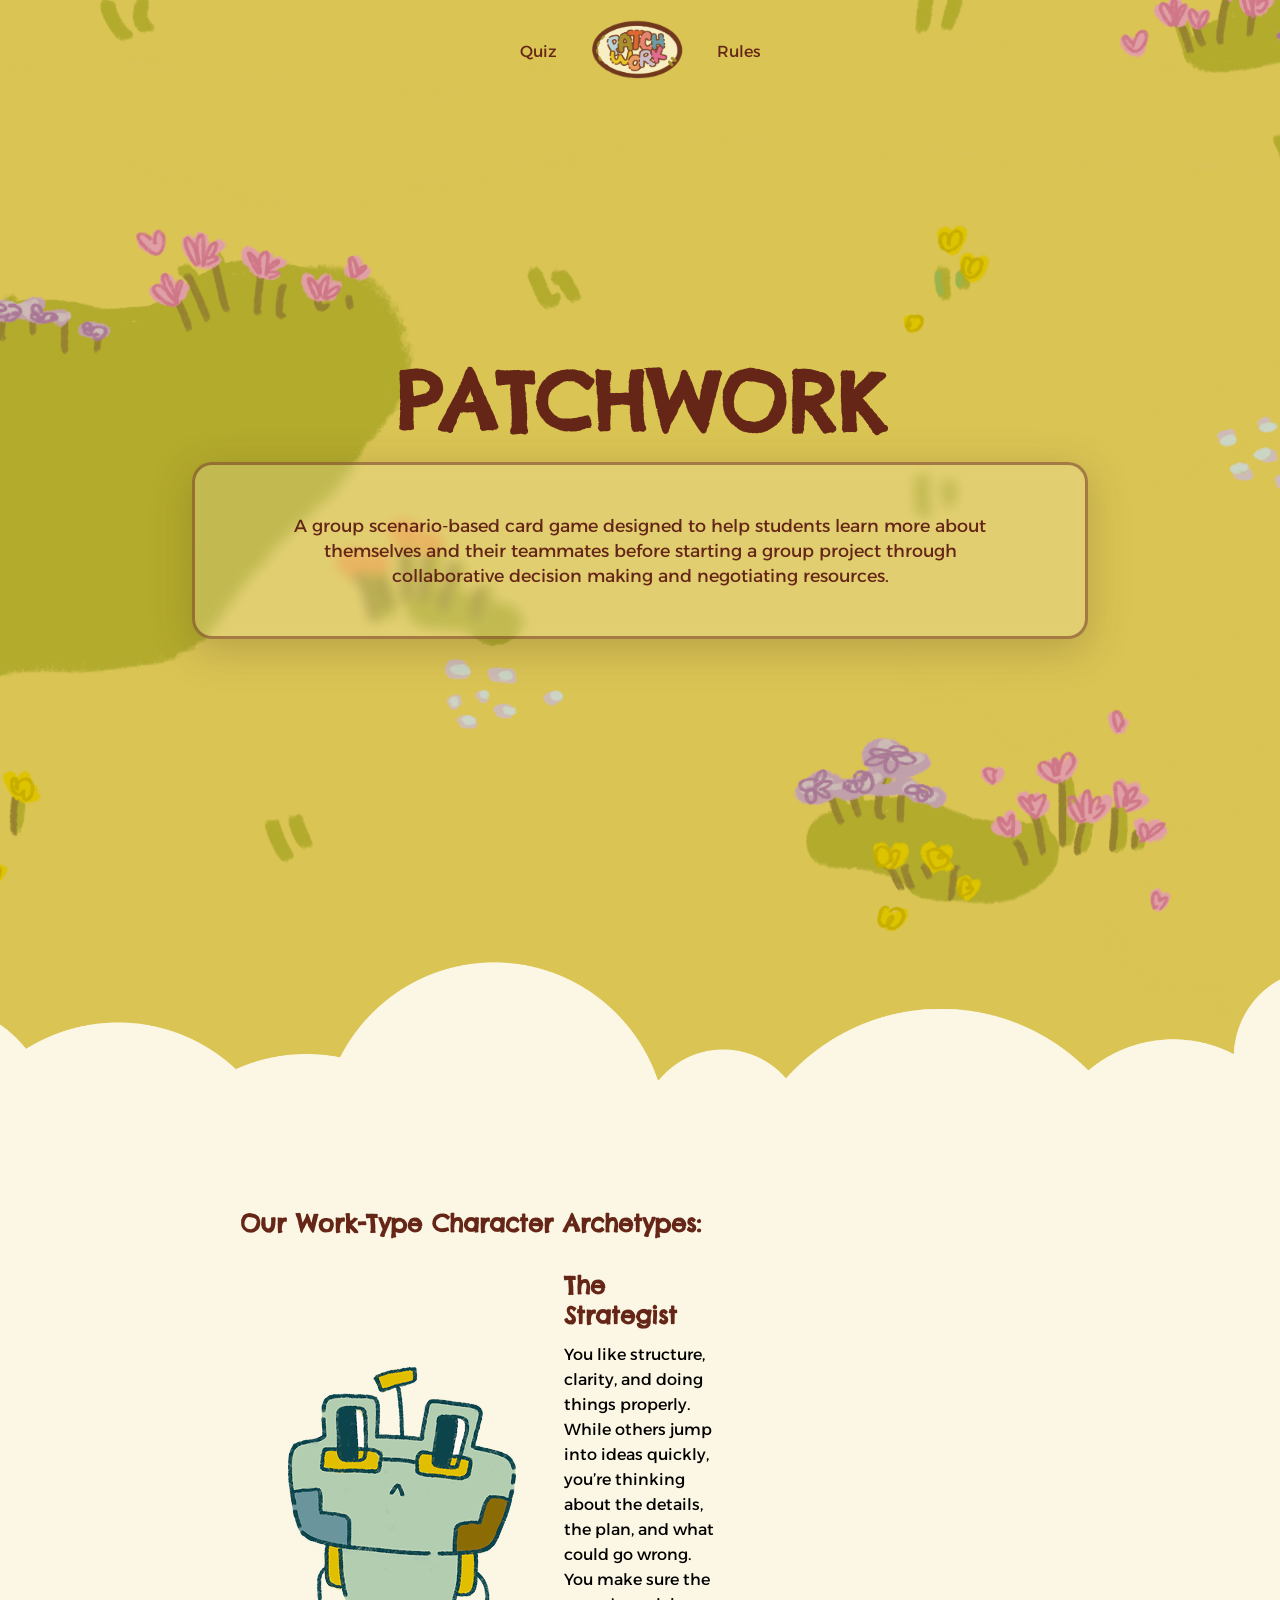
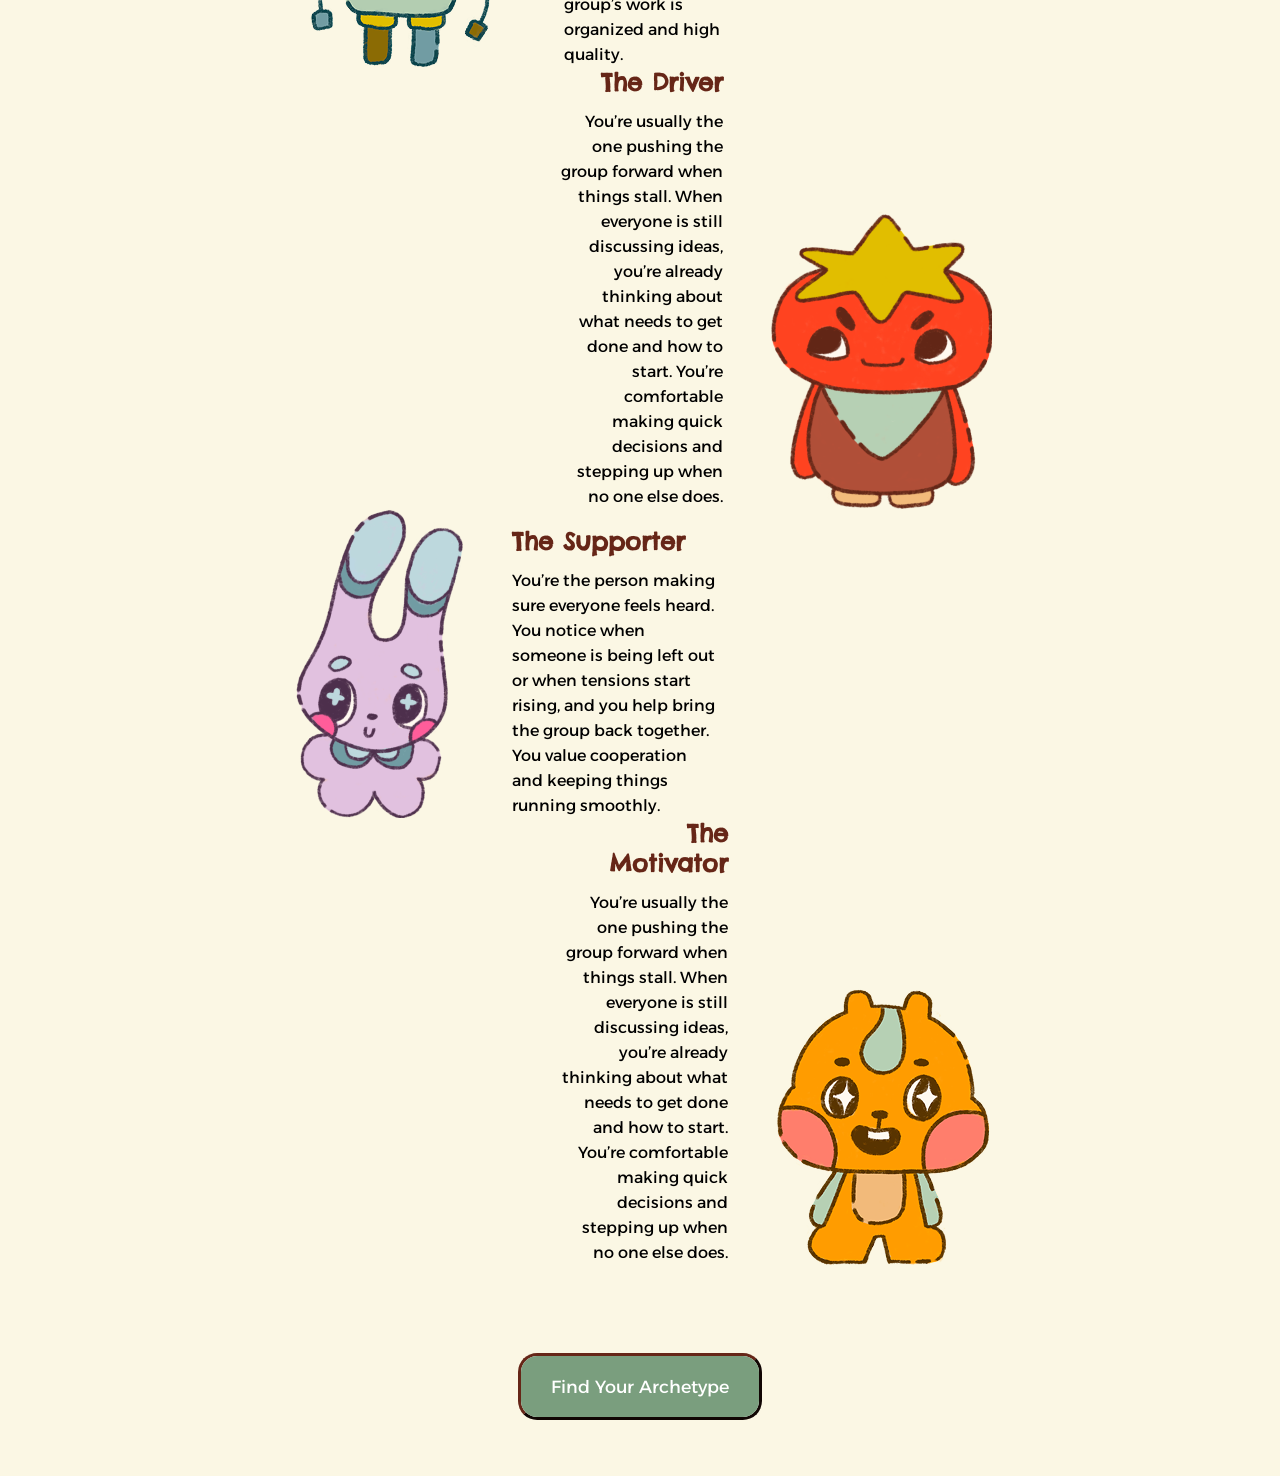
<file: index.html>
<!DOCTYPE html>
<html lang="en">
<head>
  <meta charset="UTF-8" />
  <meta name="viewport" content="width=device-width, initial-scale=1.0"/>
  <title>Patchwork</title>
  <link href="main.css" rel="stylesheet">
  <link href="fonts.css" rel="stylesheet">

</head>

<header>
  <nav>
    <a class="nav" href="quiz.html">Quiz</a>
    <!-- <a class="nav" href="archetypes.html">Archetypes</a> -->
    <a href="index.html"><img class="nav-img" src="images/logo.png"></a>
    <a class="nav" href="rules.html">Rules</a>
    <!-- <a class="nav" href="about.html">Team</a> -->
  </nav>
</header>

<body>

  <section class="hero">
  <div class="hero-content">
    <h1>PATCHWORK</h1>
    <div class="overlay-box">
      <p> A group scenario-based card game designed to help students learn more about themselves and their teammates before
        starting a group project through collaborative decision making and negotiating resources. </p>
    </div>
  </div>
</section>

<section class="archetypes">
  <h1> Our Work-Type Character Archetypes: </h1>

  <div class="char-box">
    <img src="images/strategist.png">
    <div class="char-text-right">
      <h2>The Strategist</h2>
    <p>You like structure, clarity, and doing things properly. While others jump into ideas quickly, you’re thinking about the details, the plan, and what could go wrong. You make sure the group’s work is organized and high quality.</p>
  </div>
  </div>

  <div class="char-box">
    <div class="char-text">
      <h2>The Driver</h2>
    <p>You’re usually the one pushing the group forward when things stall. When everyone is still discussing ideas, you’re already thinking about what needs to get done and how to start. You’re comfortable making quick decisions and stepping up when no one else does.</p>
  </div>
    <img src="images/driver.png">
  </div>

  <div class="char-box">
    <img src="images/supporter.png">
    <div class="char-text-right">
      <h2>The Supporter</h2>
    <p>You’re the person making sure everyone feels heard. You notice when someone is being left out or when tensions start rising, and you help bring the group back together. You value cooperation and keeping things running smoothly.</p>
  </div>
  </div>

  <div class="char-box">
    <div class="char-text">
      <h2>The Motivator</h2>
    <p>You’re usually the one pushing the group forward when things stall. When everyone is still discussing ideas, you’re already thinking about what needs to get done and how to start. You’re comfortable making quick decisions and stepping up when no one else does.</p>
  </div>
    <img src="images/motivator.png">
  </div>
</section>

<section class="quiz">
  <button class="quiz-button" id="not-quiz"><a class="button" href="quiz.html">Find Your Archetype</a></button>
</section>

</body>
</html>
</file>
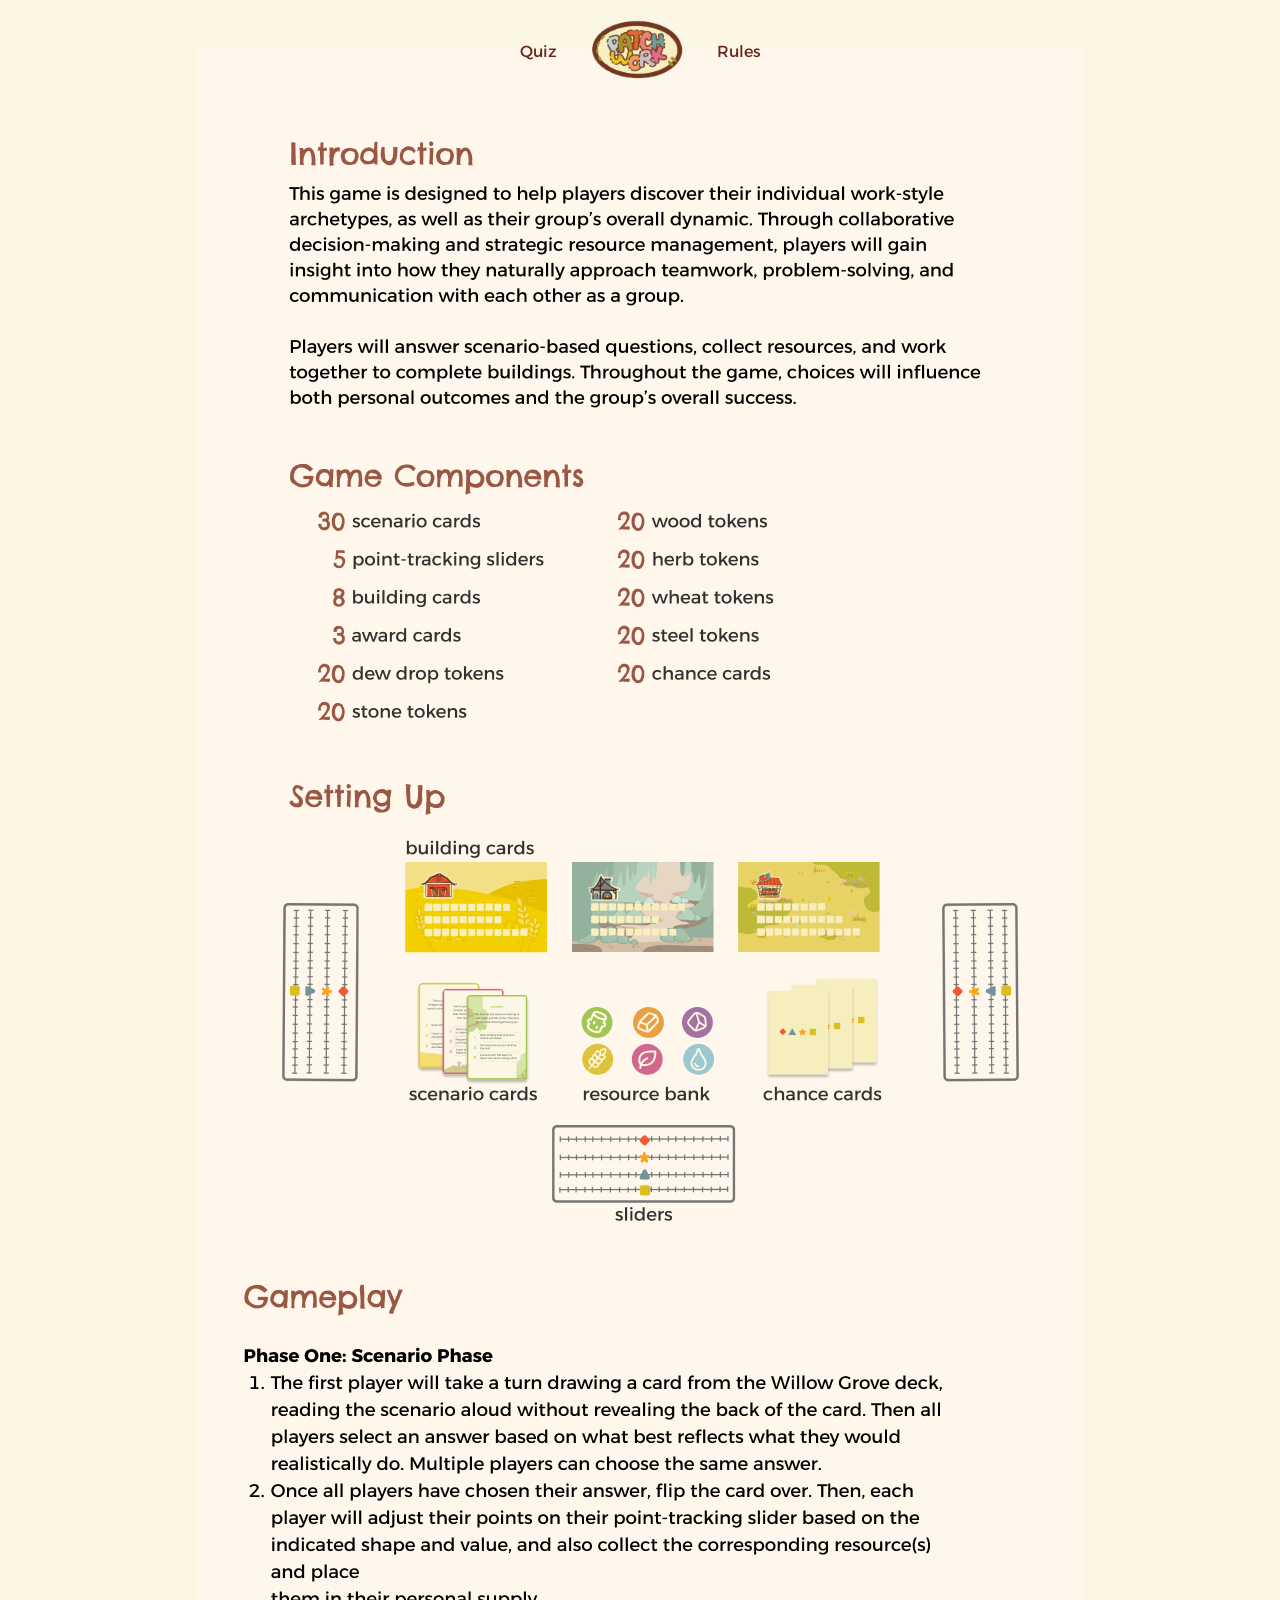
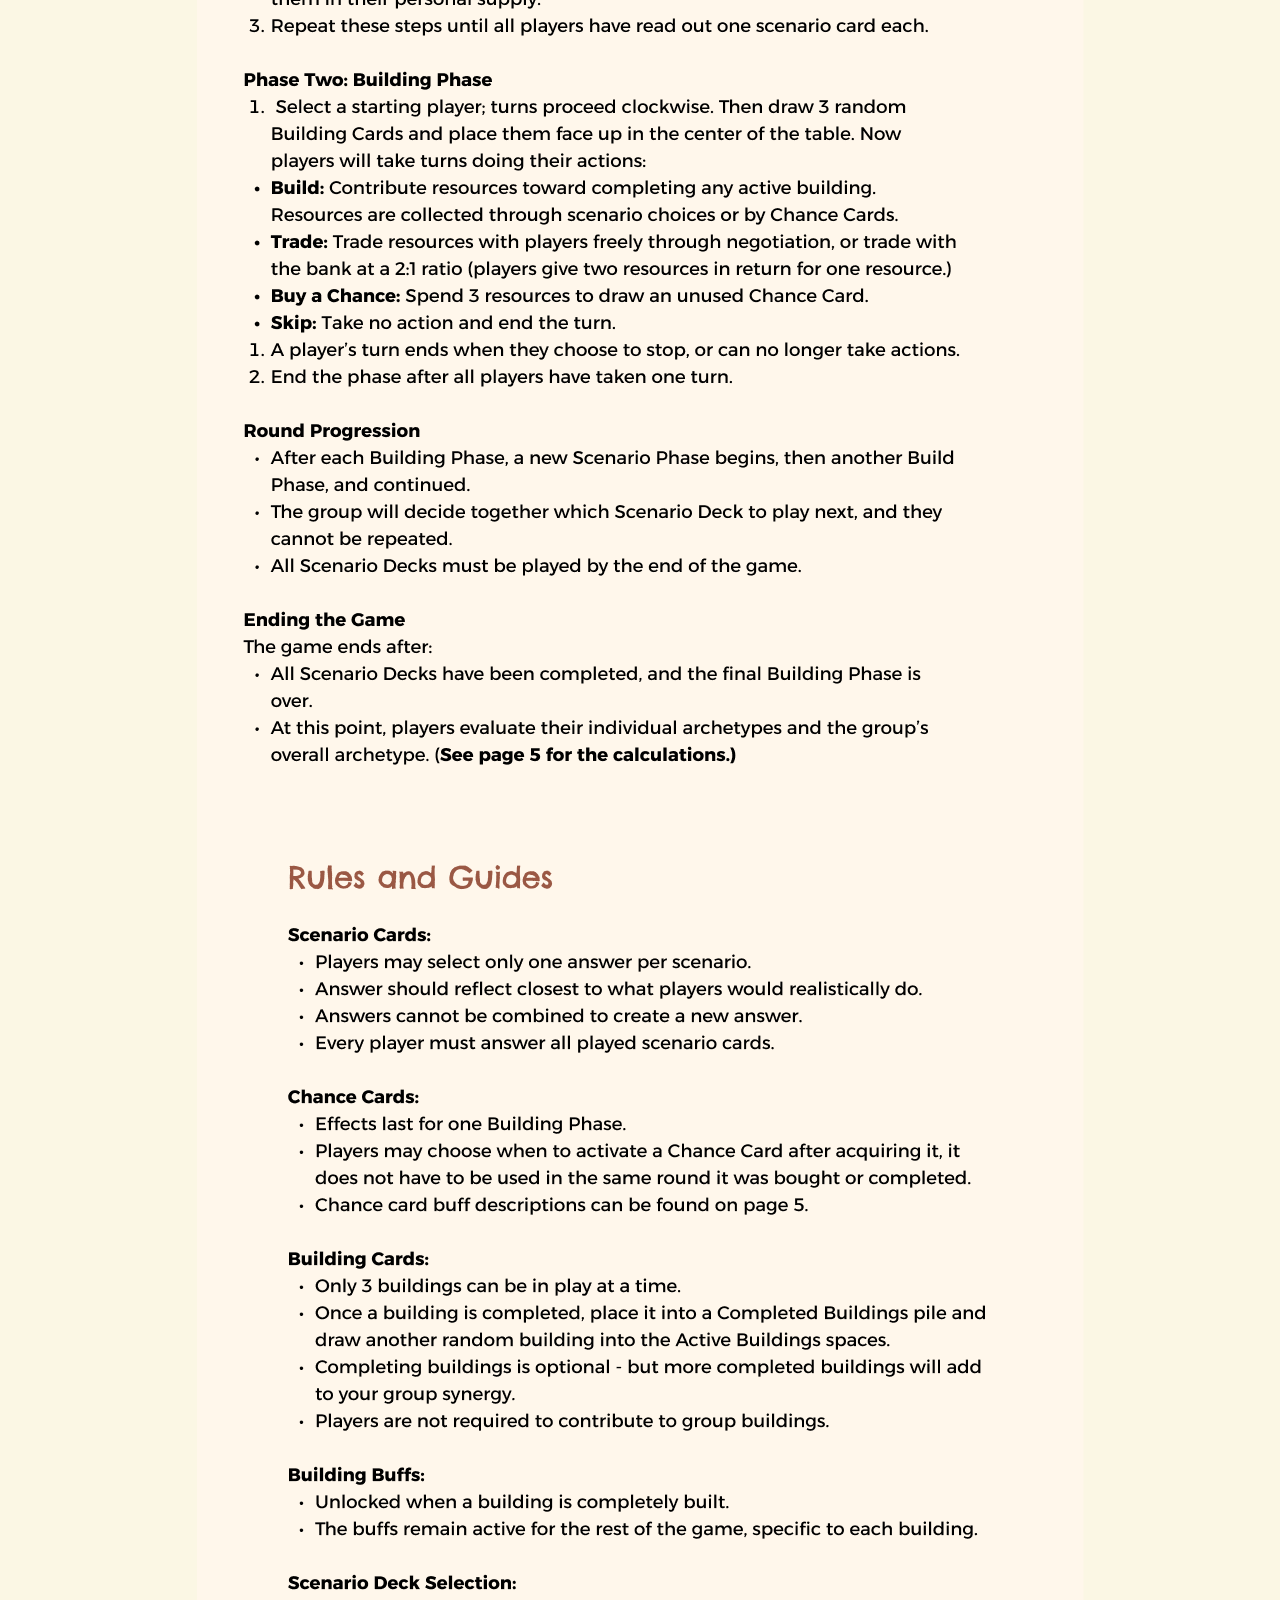
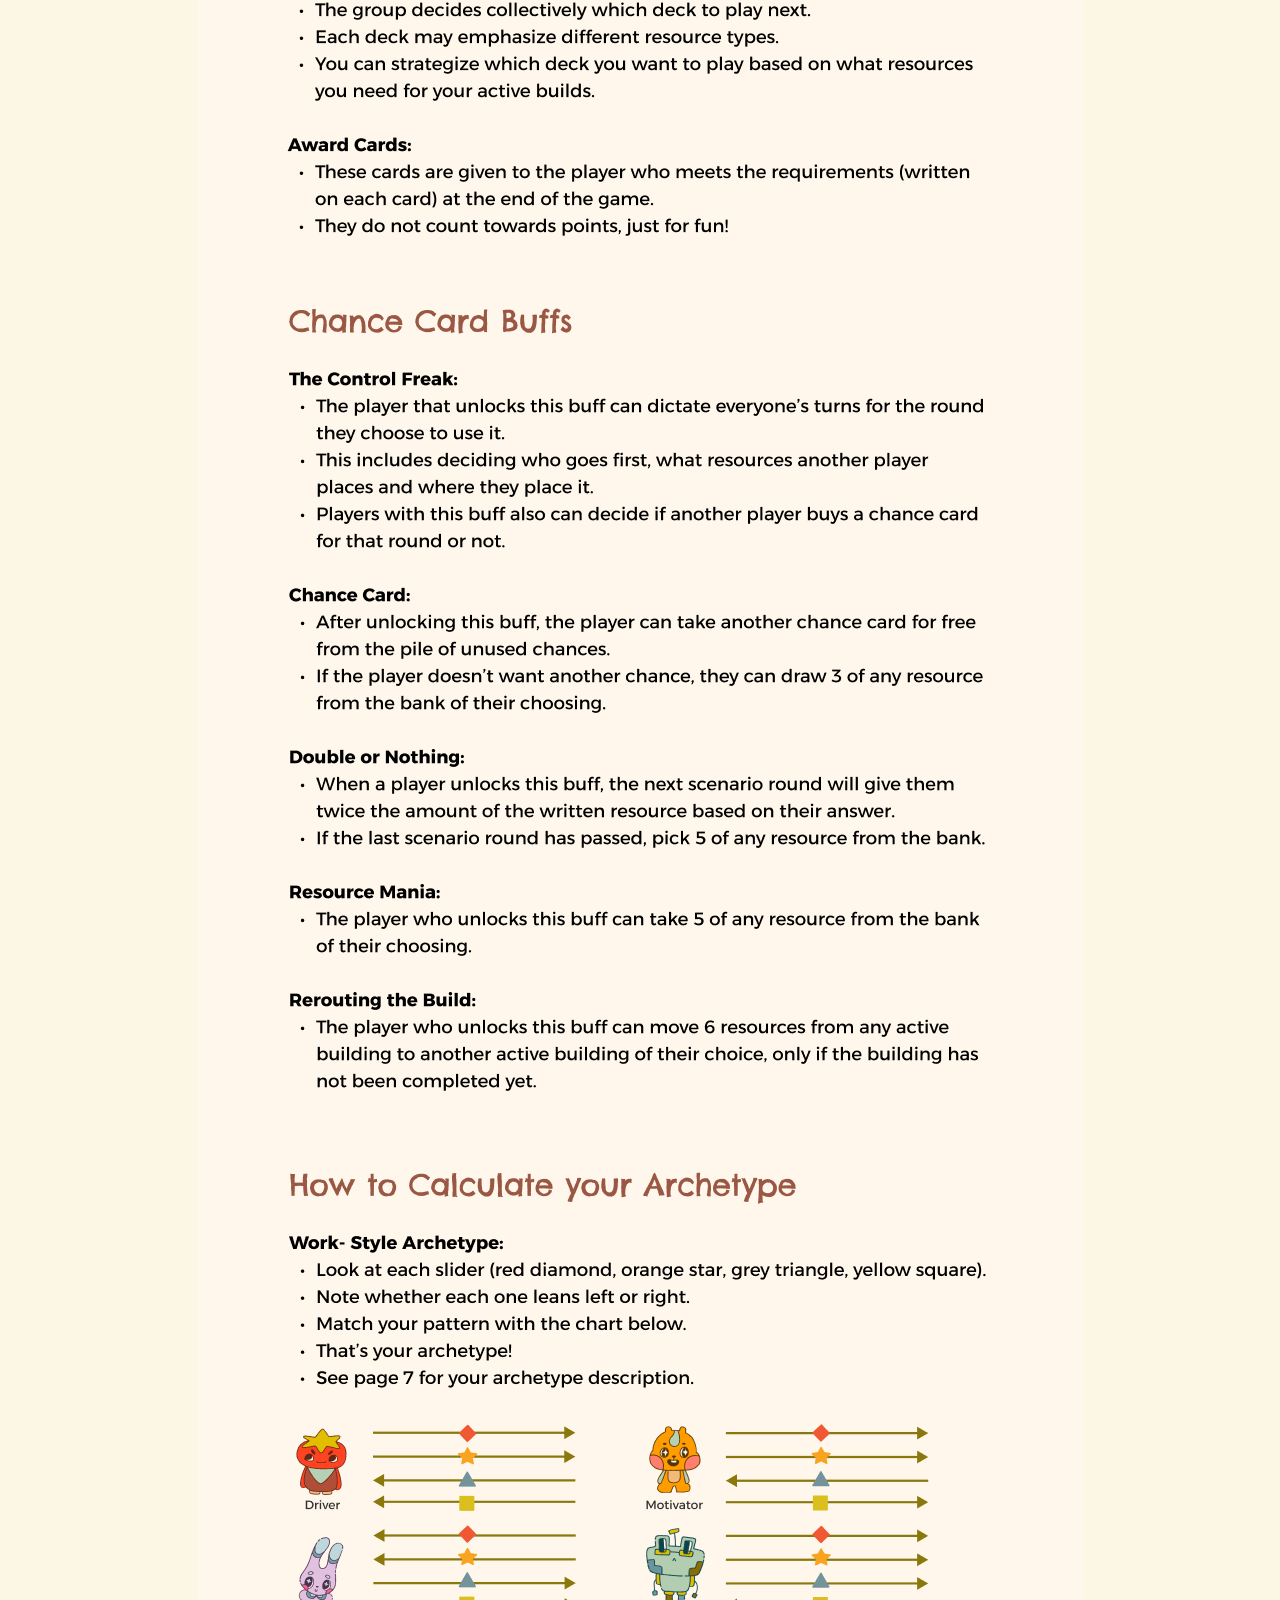
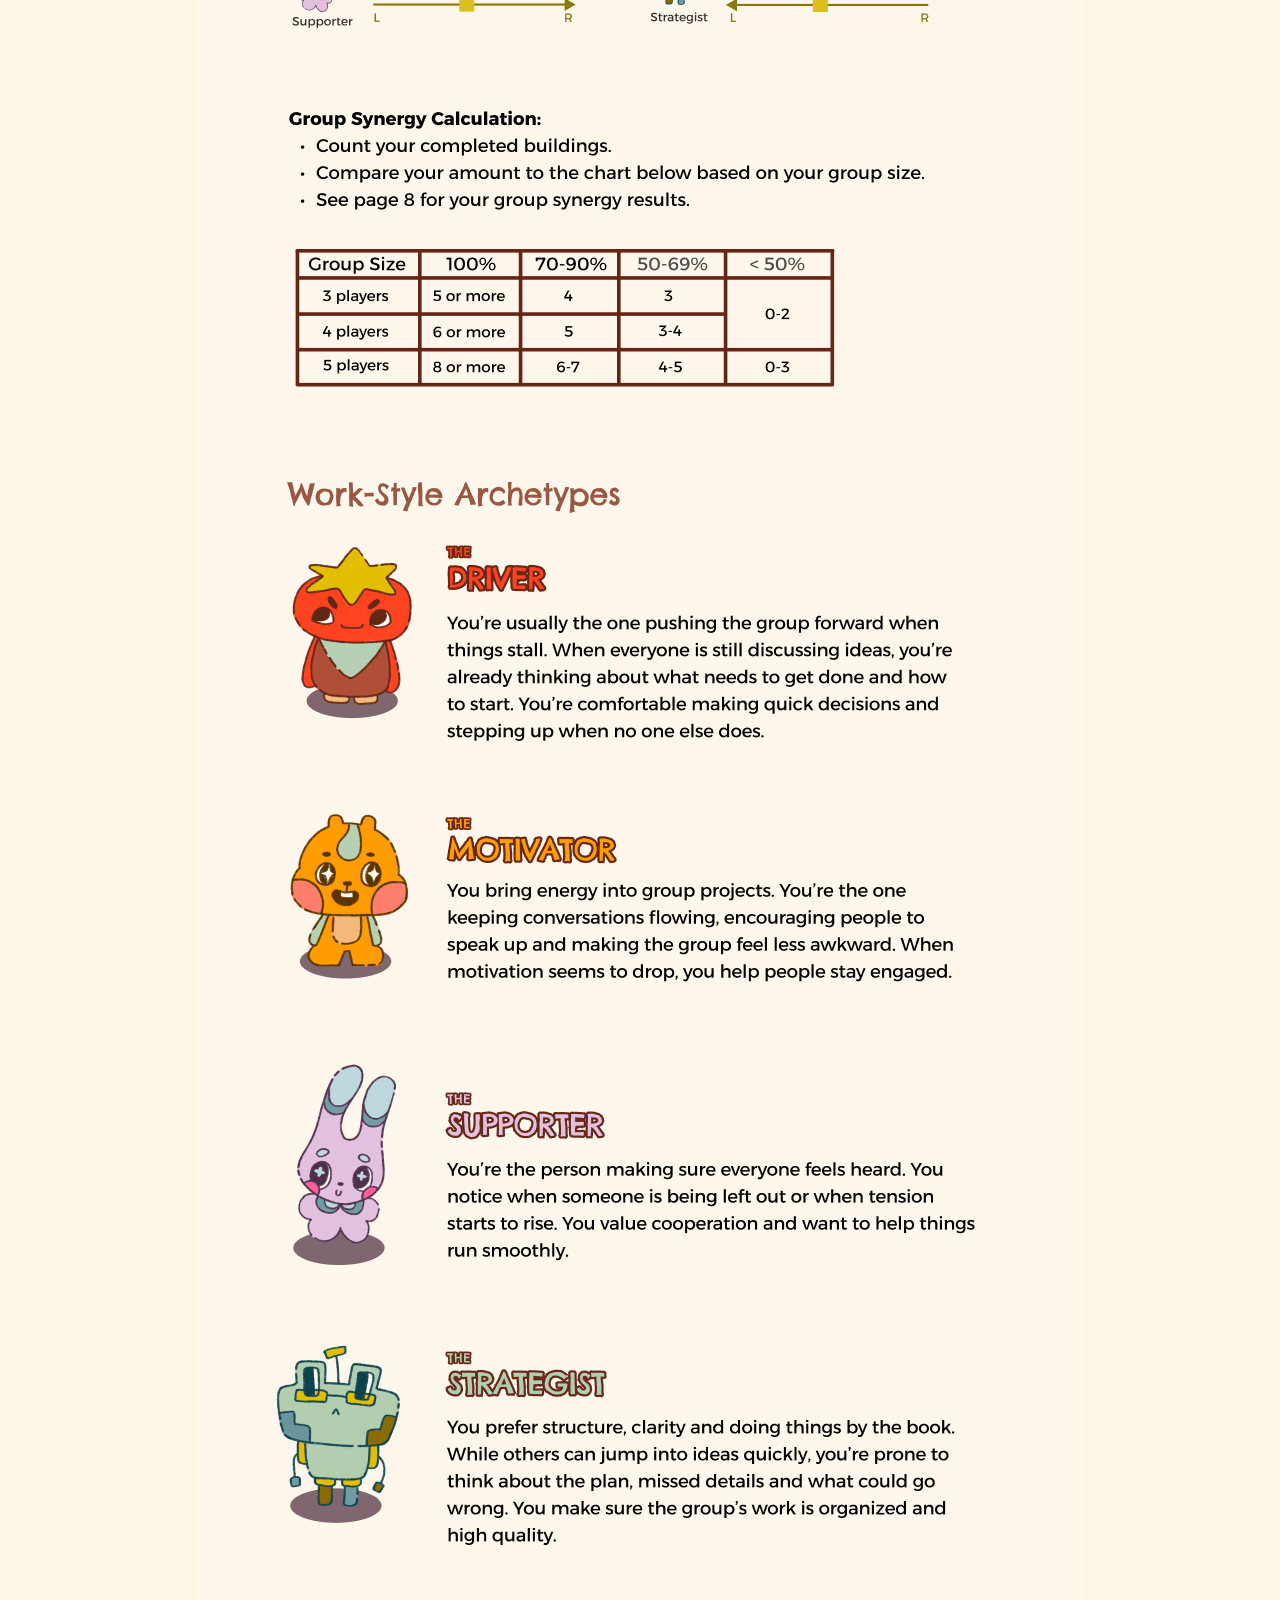
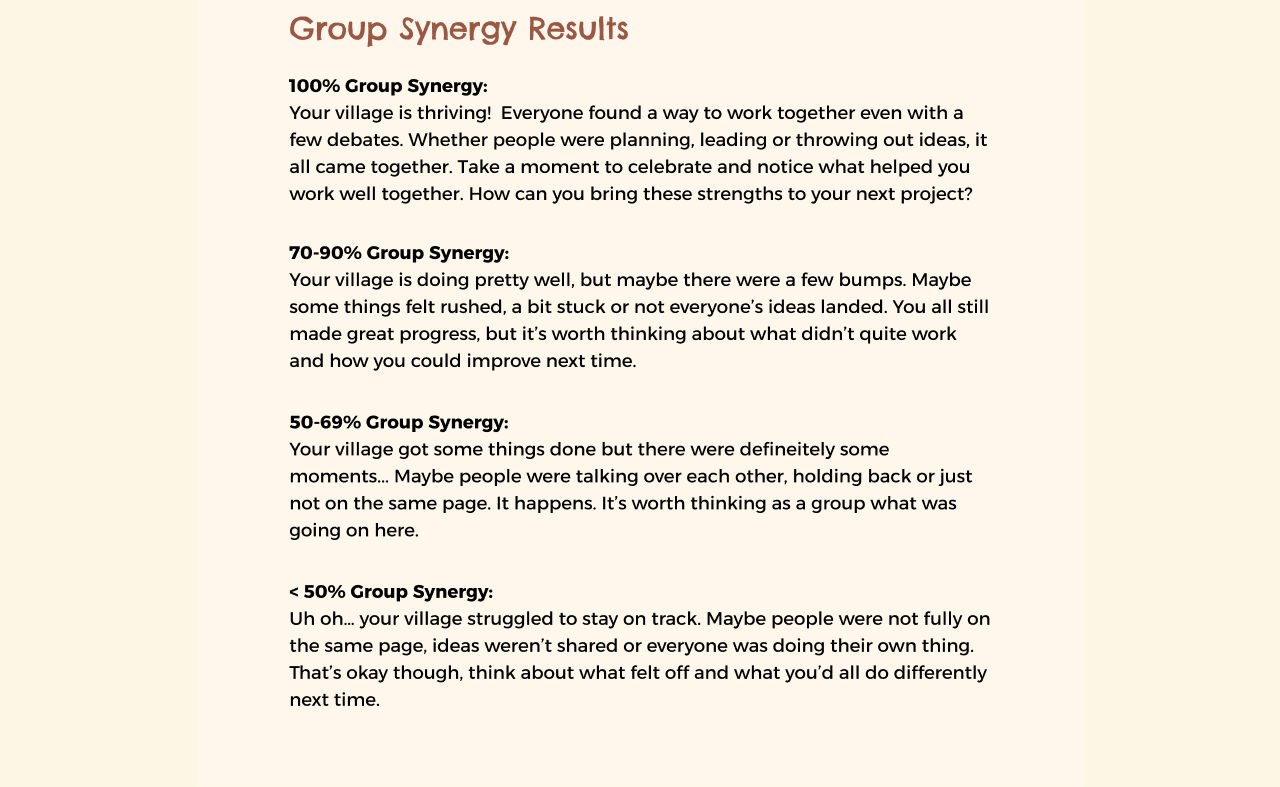
<file: rules.html>
<!DOCTYPE html>
<html lang="en">
<head>
  <meta charset="UTF-8" />
  <meta name="viewport" content="width=device-width, initial-scale=1.0"/>
  <title>Patchwork</title>
  <link href="main.css" rel="stylesheet">
  <link href="fonts.css" rel="stylesheet">

</head>

<header>
  <nav>
    <a class="nav" href="quiz.html">Quiz</a>
    <!-- <a class="nav" href="archetypes.html">Archetypes</a> -->
    <a href="index.html"><img class="nav-img" src="images/logo.png"></a>
    <a class="nav" href="rules.html">Rules</a>
    <!-- <a class="nav" href="about.html">Team</a> -->
  </nav>
</header>

<body>

  <section class="rule">
    <img src="images/rulebook.png">
  </section>

</body>
</html>
</file>
<file: main.css>
/* ── TOKENS ───────────────────────────────────────────────── */
:root {
  --background: #FBF7E4;
  --text: #67665E;
  --willow: #A1C653;
  --bloom: #D2678D;
  --hayfield: #DEC43C;
  --dew: #9CC9D0;
  --stone: #A272A2;
  --steel: #EAA040;
  --brown: #662617;
  font-size: 16px;
}

* {
  margin: 0;
  padding: 0;
  box-sizing: border-box;
}

html {
  scroll-behavior: smooth;
  background-color: var(--background);
}

body {
  font-family: "Alexandria";
}

p {
  font-family: "Alexandria";
  line-height: 25px;
}

h1, h2, h3, h4 {
  font-family: "ChelseaMarket";
  color: var(--brown);
}

header {
  z-index: 2;
  display: flex;
  position: fixed;
  top: 0;
  left: 0;
  right: 0;
  /* width: 100%; */
  overflow: hidden;
  justify-content: center;
  align-items: baseline;
  align-content: flex-end;
  /* margin-top: -1rem; */
}

nav {
 display: flex;
   align-items: center;
}

nav a {
  font-weight: normal;
  margin: 1rem;
  color: var(--brown);
  text-decoration: none;
  transition: 0.05s;
}

nav a:hover, nav a:focus {

}

button {
  background-color: white;
  margin: 0.5rem;
  padding: 20px 30px;
  border-radius: 1.2rem;
  border-color: var(--brown);
  border-width: medium;
  font-family: "Alexandria";
  font-size: 1.1rem;
  text-decoration: none;
  color: var(--brown);
}

#not-quiz {
  padding: 0;
}

.button {
  text-decoration: none;
  display: inline-block;
  padding: 20px 30px;

  background: #7a9e7e;
  color: white;

  border-radius: 10px;
  text-decoration: none;

  cursor: pointer;
  transition: 0.3s;
}

.button:hover {
  background: #5f8263;
}

.nav-img {
  /* margin-top: -1rem; */
  max-width: 6rem;
  height: auto;
}

.hero {
  height: 120vh; /* Full screen height */
  width: 100%;

  background-image: url('images/background.png');
  background-size: cover;        /* fills screen */
  background-position: center;   /* keeps image centered */
  background-repeat: no-repeat;

  display: flex;
  align-items: center;           /* vertical center */
  justify-content: center;       /* horizontal center */
  position: relative;
}

.hero-content {
  text-align: center;
  color: white;
  margin-top: -10vh;
  /* max-width: 800px;
  padding: 0 20px; */
}

.hero-content h1 {
  font-size: 5rem;
  margin-bottom: 10px;
  color: var(--brown);
}

.hero-content p {
  font-size: 1.1rem;
  color: var(--brown);
}

.hero-content {
  position: relative; /* keeps text above overlay */
  z-index: 1;
}

/* Cozy box */
.overlay-box {
  position: relative;
  z-index: 1;

  background: rgba(255, 248, 230, 0.2);
  backdrop-filter: blur(6px);

  padding: 3rem 5rem 3rem 5rem;
  border-radius: 20px;

  max-width: 70vw;
  text-align: center;

  border: 3px solid rgba(102, 38, 23, 0.5);
  box-shadow: 0 10px 40px rgba(80, 60, 30, 0.25);
}

.overlay-box p {
  color: var(--brown);
}

.archetypes {
  margin: 8rem 15rem 10rem 15rem;
}

.char-box {
  display: flex;
  align-items: flex-end;
  margin: 2rem 0 -2rem 0;
}

.char-box img {
  max-width: 20rem;
  margin-right: 3rem;
  margin-left: 3rem;
}

.char-text h2 {
  margin-bottom: 0.75rem;
  text-align: right;
}

.char-text p {
  text-align: right;
}

.char-text {
  margin-left: 20rem;
}

.char-text-right {
  margin-right: 20rem;
}

.char-text-right h2 {
  margin-bottom: 0.75rem;
}

.quiz-button {
  overflow: hidden;
  justify-content: center;
}

.quiz {
  text-align: center;
  margin-top: -5rem;
  margin-bottom: 3rem;
}


#quiz {
  height: 70vh;
  margin: 0 20rem 0 20rem;

  /* background-image: url('images/background.png');
  background-size: cover;
  background-position: center;
  background-repeat: no-repeat; */

  align-items: center;
  justify-content: center;
  position: relative;
  text-align: center;
  color: white;
  margin-top: 30vh;

}

.question-text {
  text-align: center;
  /* margin-top: -10vh; */
  font-size: 2rem;
  margin-bottom: 1.5rem;
  color: var(--brown);
}

#answers {
  display: flex;
  flex-direction: column;
  gap: 12px;
}

#answers button {
  width: 100%;
  padding: 12px;
}

.result-screen {
  margin-top: 1rem;
  display: flex;
  flex-direction: column;
  align-items: center;
  justify-content: center;
  height: 100vh;
  gap: 20px;
}

.result-buttons {
  display: flex;
  gap: 15px;
  margin-bottom: 3rem;
}

#progress {
  margin-top: 20px;
  text-align: center;
  font-size: 0.9rem;
  color: #7a9e7e;
}

.rule{
  margin-top: 3rem;
  display: flex;
  justify-content: center; /* Centers horizontally */
}


@media (max-width: 720px) {
  html {
    font-size: 16px;
    max-width: 100vw;
  }

  p {
    line-height: 20px;
  }

  header {
    z-index: 2;
    display: flex;
    position: fixed;
    top: 0;
    left: 0;
    right: 0;
    max-width: 100%;
    overflow: hidden;
    justify-content: center;
    align-items: baseline;
    align-content: flex-end;
    margin-top: 1rem;
  }

  nav {
   display: flex;
   align-items: center;
  }

  nav a {
    font-weight: normal;
    margin: 0.5rem;
    color: var(--brown);
    text-decoration: none;
    transition: 0.05s;
  }

  button {
    background-color: white;
    margin: 0.5rem;
    padding: 20px 30px;
    border-radius: 1.2rem;
    border-color: var(--brown);
    border-width: medium;
    font-family: "Alexandria";
    font-size: 1.1rem;
    text-decoration: none;
    color: var(--brown);
  }

  #not-quiz {
    padding: 0;
  }

  .rule{
    margin-top: 3rem;
    display: inline-block;
  }

  .rule img {
    max-width: 100vw;
  }

  .button {
    text-decoration: none;
    display: inline-block;
    padding: 20px 30px;

    background: #7a9e7e;
    color: white;

    border-radius: 10px;
    text-decoration: none;

    cursor: pointer;
    transition: 0.3s;
  }

  .button:hover {
    background: #5f8263;
  }

  .nav-img {
    /* margin-top: -1rem; */
    max-width: 3rem;
    height: auto;
  }

  .hero {
    height: 110vh; /* Full screen height */
    width: 100%;

    background-image: url('images/background-m.png');
    background-size: cover;        /* fills screen */
    background-position: center;   /* keeps image centered */
    background-repeat: no-repeat;

    display: flex;
    align-items: center;           /* vertical center */
    justify-content: center;       /* horizontal center */
    position: relative;
  }

  .hero-content {
    text-align: center;
    color: white;
    margin-top: 0;
    /* max-width: 800px;
    padding: 0 20px; */
  }

  .hero-content h1 {
    font-size: 2rem;
  }

  .hero-content p {
    font-size: 1rem;
  }

  /* Cozy box */
  .overlay-box {
    background: rgba(255, 248, 230, 0.2);
    backdrop-filter: blur(6px);

    padding: 1rem 3rem 1rem 3rem;

    max-width: 80vw;
  }

  .overlay-box p {
    color: var(--brown);
  }

  .archetypes {
    margin: 2rem;
  }


  .archetypes h1{
    font-size: 1.5rem;
  }

  .char-box {
    margin: 2rem 0 -1rem 0;
    align-items: center;
  }

  .char-box img {
    max-width: 8rem;
    margin-right: 1rem;
    margin-left: 1rem;
  }

  .char-text h2 {
    margin-bottom: 0;
    text-align: right;
  }

  .char-text p {
    display: none;
  }

  .char-text {
    margin-left: 3rem;
  }

  .char-text-right {
    margin-right: 3rem;
  }

  .char-text-right p {
    display: none;
  }

  .char-text-right h2 {
    margin-bottom: 0.75rem;
  }

  .quiz-button {
    overflow: hidden;
    justify-content: center;
  }

  .quiz {
    text-align: center;
    margin-top: 1rem;
    margin-bottom: 4rem;
  }


  #quiz {
    height: 100vh;
    margin: 0 3rem;

    margin-top: 20vh;
  }

  .question-text {
    text-align: center;
    /* margin-top: -10vh; */
    font-size: 1.5rem;
    margin-bottom: 1.5rem;
  }

  #answers {
    display: flex;
    flex-direction: column;
    gap: 12px;
  }

  #answers button {
    width: 100%;
    padding: 12px;
  }


  .result-screen {
    margin-top: 0rem;
    display: flex;
    flex-direction: column;
    align-items: center;
    justify-content: center;
    height: 100vh;
    gap: 20px;
  }

  .result-buttons {
    display: flex;
    gap: 15px;
    margin-bottom: 3rem;
  }

 #result-image {
   margin-top: -14rem;
   max-width: 80vw;
 }
}
</file>
<file: fonts.css>
@font-face {
	font-family: 'ChelseaMarket'; //for the headers
	font-weight: normal;
	font-style: normal;
	/* letter-spacing: 3px; */
	src: url('fonts/ChelseaMarket-Regular.ttf') format('truetype');
}

@font-face {
	font-family: 'Alexandria'; //for the body
	font-weight: normal;
	font-style: normal;
	letter-spacing: 3px;
  line-height: 28px;
	src: url('fonts/Alexandria[wght].ttf') format('truetype');
}
</file>
